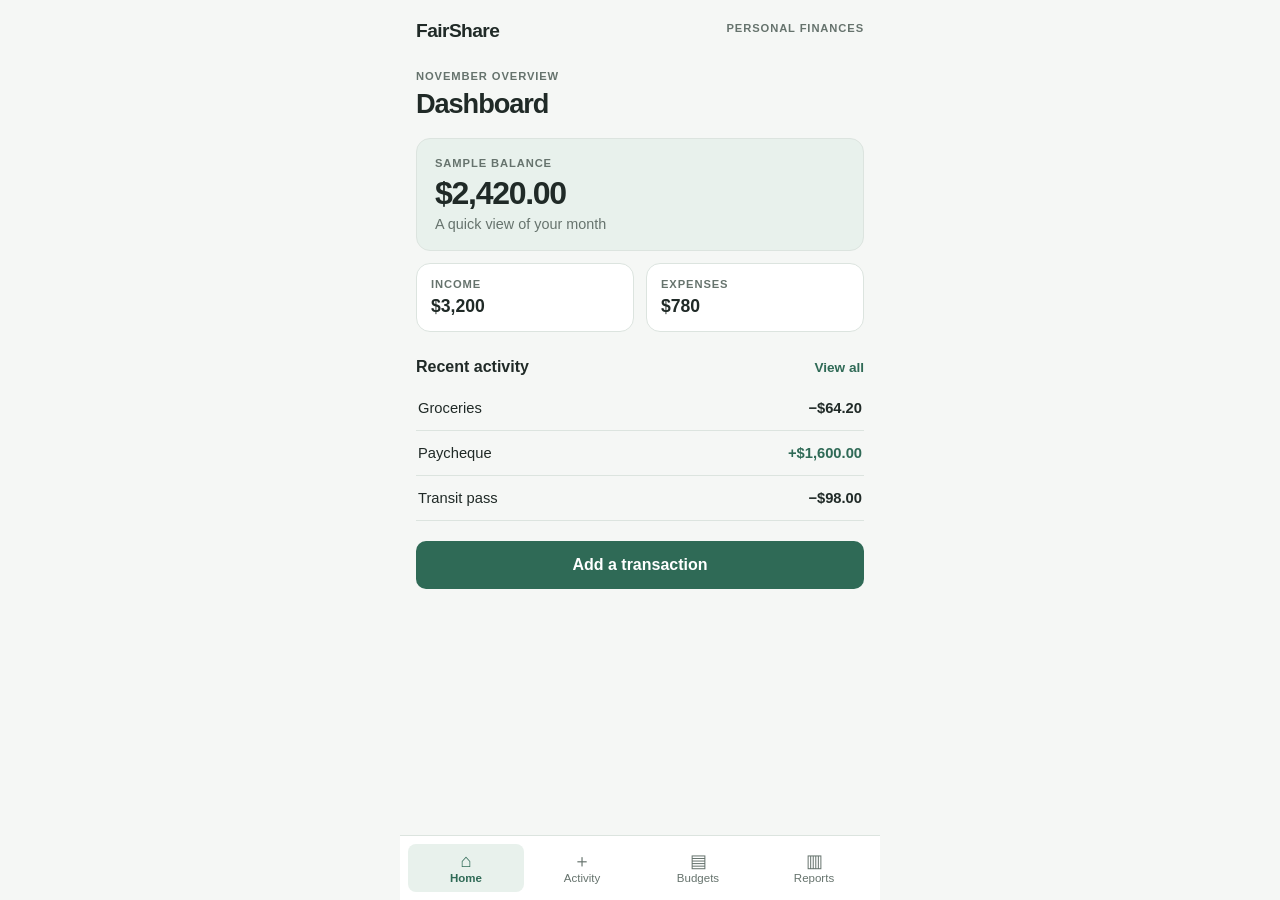
<file: index.html>
<!doctype html>
<html lang="en">
  <head>
    <meta charset="utf-8" />
    <meta name="viewport" content="width=device-width, initial-scale=1" />
    <title>FairShare | Dashboard</title>
    <link rel="stylesheet" href="styles.css" />
  </head>
  <body>
    <main class="page">
      <header class="topbar">
        <a class="brand" href="index.html" aria-label="FairShare home"
          >FairShare</a
        >
        <span class="eyebrow">PERSONAL FINANCES</span>
      </header>

      <section aria-labelledby="page-title">
        <p class="eyebrow">NOVEMBER OVERVIEW</p>
        <h1 id="page-title">Dashboard</h1>
        <article class="balance-card">
          <p class="eyebrow">SAMPLE BALANCE</p>
          <p class="balance">$2,420.00</p>
          <p class="muted">A quick view of your month</p>
        </article>

        <div class="summary-grid" aria-label="Monthly totals">
          <article class="summary-card">
            <p class="eyebrow">INCOME</p>
            <p class="summary-value">$3,200</p>
          </article>
          <article class="summary-card">
            <p class="eyebrow">EXPENSES</p>
            <p class="summary-value">$780</p>
          </article>
        </div>

        <div class="section-heading">
          <h2>Recent activity</h2>
          <a href="transactions.html">View all</a>
        </div>
        <ul class="simple-list">
          <li><span>Groceries</span><strong>−$64.20</strong></li>
          <li>
            <span>Paycheque</span><strong class="positive">+$1,600.00</strong>
          </li>
          <li><span>Transit pass</span><strong>−$98.00</strong></li>
        </ul>

        <a class="primary-link" href="transactions.html">Add a transaction</a>
      </section>
    </main>

    <nav class="bottom-nav" aria-label="Main navigation">
      <a href="index.html" aria-current="page"
        ><span aria-hidden="true">⌂</span>Home</a
      >
      <a href="transactions.html"><span aria-hidden="true">＋</span>Activity</a>
      <a href="budgets.html"><span aria-hidden="true">▤</span>Budgets</a>
      <a href="reports.html"><span aria-hidden="true">▥</span>Reports</a>
    </nav>
  </body>
</html>
</file>
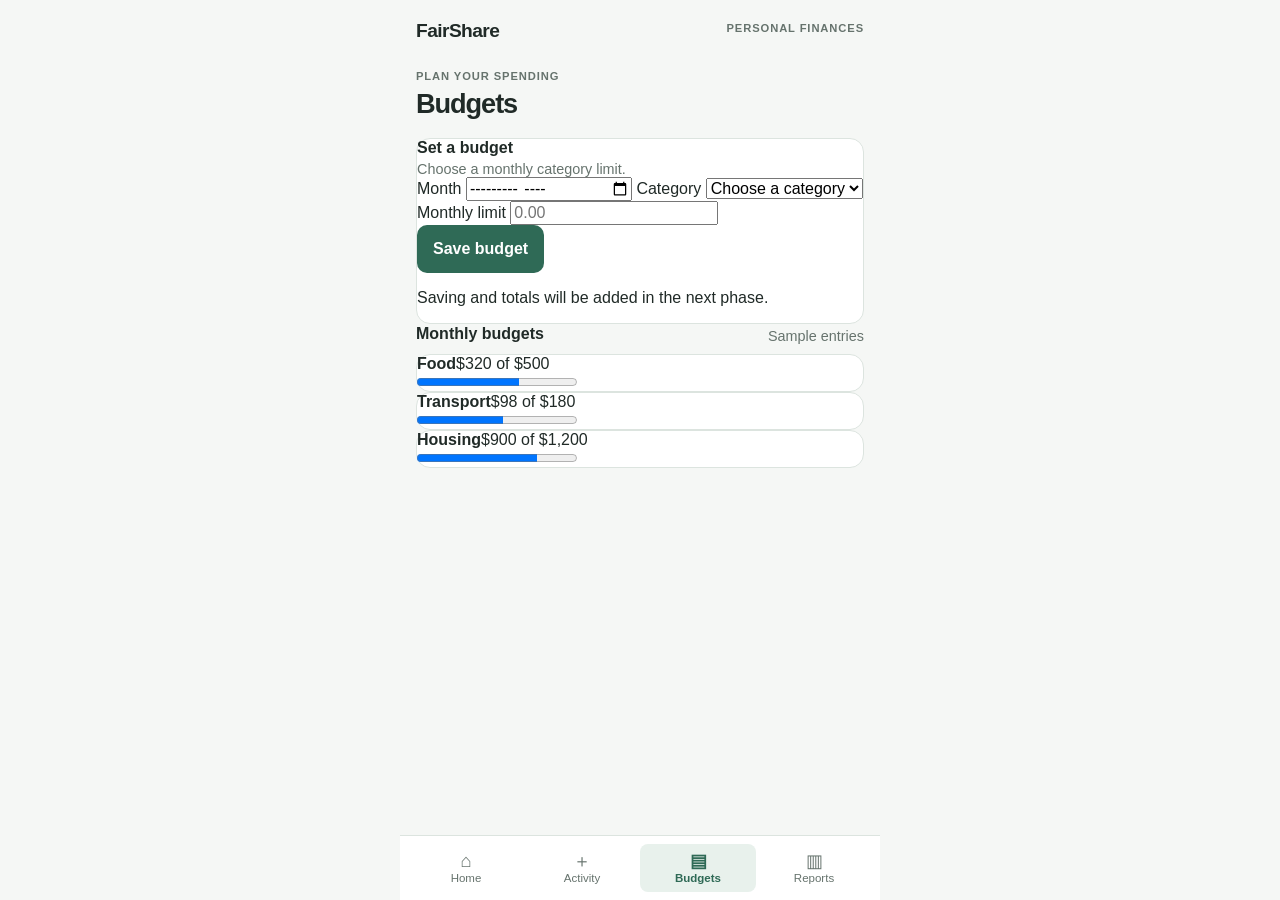
<file: budgets.html>
<!doctype html>
<html lang="en">
<head>
  <meta charset="utf-8">
  <meta name="viewport" content="width=device-width, initial-scale=1">
  <title>FairShare | Budgets</title>
  <link rel="stylesheet" href="styles.css">
</head>
<body>
  <main class="page">
    <header class="topbar">
      <a class="brand" href="index.html" aria-label="FairShare home">FairShare</a>
      <span class="eyebrow">PERSONAL FINANCES</span>
    </header>

    <section aria-labelledby="page-title">
      <p class="eyebrow">PLAN YOUR SPENDING</p>
      <h1 id="page-title">Budgets</h1>
      <div class="panel form-panel">
        <h2>Set a budget</h2>
        <p class="muted form-intro">Choose a monthly category limit.</p>
        <form>
          <label for="budget-month">Month</label>
          <input id="budget-month" name="month" type="month">

          <label for="budget-category">Category</label>
          <select id="budget-category" name="category">
            <option value="">Choose a category</option>
            <option>Food</option>
            <option>Transport</option>
            <option>Housing</option>
            <option>Other</option>
          </select>

          <label for="budget-limit">Monthly limit</label>
          <input id="budget-limit" name="limit" type="number" min="0" step="0.01" inputmode="decimal" placeholder="0.00">
          <button class="primary-button" type="button">Save budget</button>
          <p class="form-note">Saving and totals will be added in the next phase.</p>
        </form>
      </div>

      <div class="section-heading list-heading">
        <h2>Monthly budgets</h2>
        <span class="muted">Sample entries</span>
      </div>
      <div class="budget-list">
        <article class="panel budget-item">
          <div class="budget-line"><strong>Food</strong><span>$320 of $500</span></div>
          <progress value="64" max="100" aria-label="Food budget 64 percent used">64%</progress>
        </article>
        <article class="panel budget-item">
          <div class="budget-line"><strong>Transport</strong><span>$98 of $180</span></div>
          <progress value="54" max="100" aria-label="Transport budget 54 percent used">54%</progress>
        </article>
        <article class="panel budget-item">
          <div class="budget-line"><strong>Housing</strong><span>$900 of $1,200</span></div>
          <progress value="75" max="100" aria-label="Housing budget 75 percent used">75%</progress>
        </article>
      </div>
    </section>
  </main>

  <nav class="bottom-nav" aria-label="Main navigation">
    <a href="index.html"><span aria-hidden="true">⌂</span>Home</a>
    <a href="transactions.html"><span aria-hidden="true">＋</span>Activity</a>
    <a href="budgets.html" aria-current="page"><span aria-hidden="true">▤</span>Budgets</a>
    <a href="reports.html"><span aria-hidden="true">▥</span>Reports</a>
  </nav>
</body>
</html>
</file>
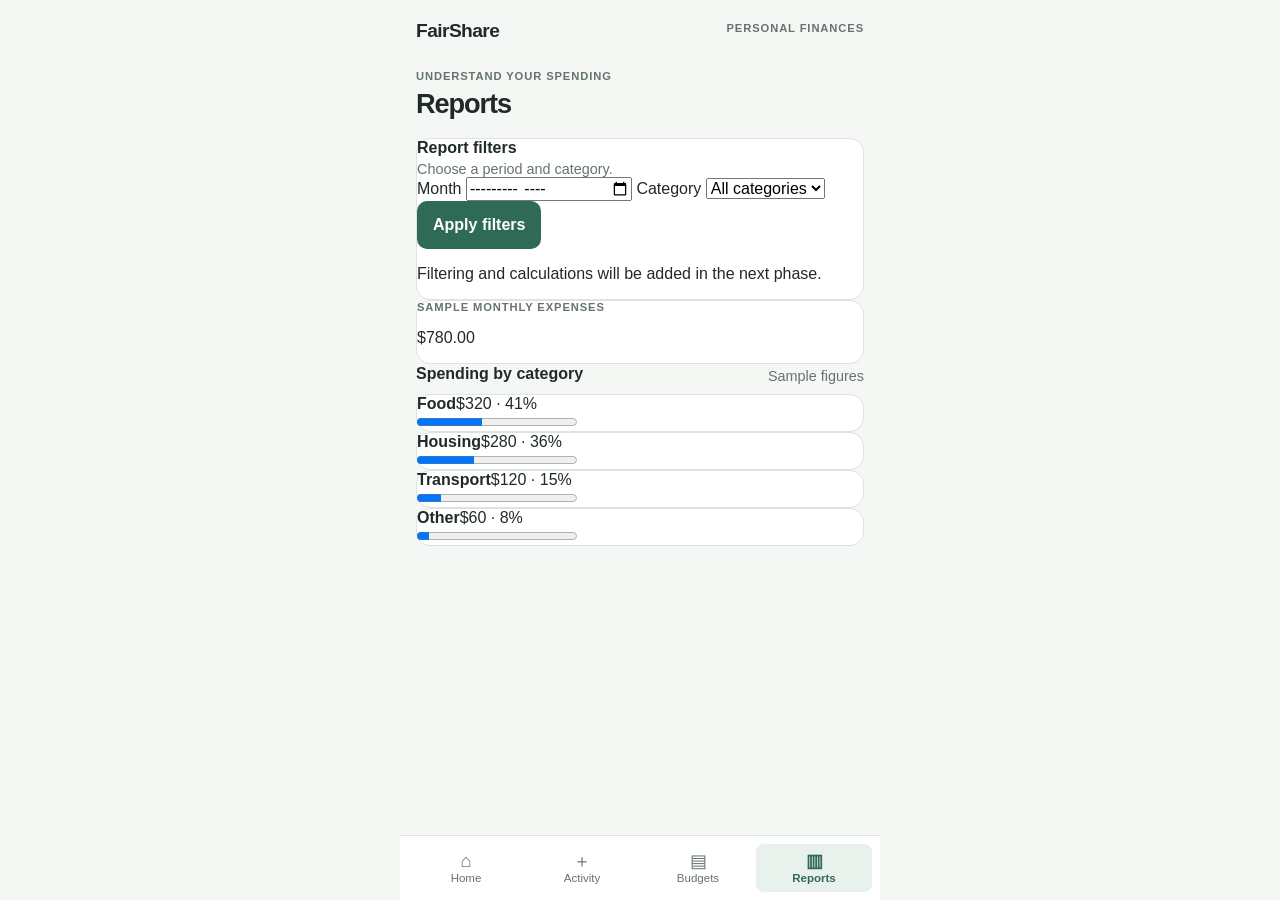
<file: reports.html>
<!doctype html>
<html lang="en">
<head>
  <meta charset="utf-8">
  <meta name="viewport" content="width=device-width, initial-scale=1">
  <title>FairShare | Reports</title>
  <link rel="stylesheet" href="styles.css">
</head>
<body>
  <main class="page">
    <header class="topbar">
      <a class="brand" href="index.html" aria-label="FairShare home">FairShare</a>
      <span class="eyebrow">PERSONAL FINANCES</span>
    </header>

    <section aria-labelledby="page-title">
      <p class="eyebrow">UNDERSTAND YOUR SPENDING</p>
      <h1 id="page-title">Reports</h1>
      <div class="panel form-panel">
        <h2>Report filters</h2>
        <p class="muted form-intro">Choose a period and category.</p>
        <form>
          <label for="report-month">Month</label>
          <input id="report-month" name="month" type="month">

          <label for="report-category">Category</label>
          <select id="report-category" name="category">
            <option>All categories</option>
            <option>Food</option>
            <option>Transport</option>
            <option>Housing</option>
            <option>Other</option>
          </select>
          <button class="primary-button" type="button">Apply filters</button>
          <p class="form-note">Filtering and calculations will be added in the next phase.</p>
        </form>
      </div>

      <article class="panel report-total">
        <p class="eyebrow">SAMPLE MONTHLY EXPENSES</p>
        <p class="report-value">$780.00</p>
      </article>

      <div class="section-heading report-heading">
        <h2>Spending by category</h2>
        <span class="muted">Sample figures</span>
      </div>
      <div class="report-list">
        <article class="panel report-item">
          <div class="budget-line"><strong>Food</strong><span>$320 · 41%</span></div>
          <progress value="41" max="100" aria-label="Food 41 percent of expenses">41%</progress>
        </article>
        <article class="panel report-item">
          <div class="budget-line"><strong>Housing</strong><span>$280 · 36%</span></div>
          <progress value="36" max="100" aria-label="Housing 36 percent of expenses">36%</progress>
        </article>
        <article class="panel report-item">
          <div class="budget-line"><strong>Transport</strong><span>$120 · 15%</span></div>
          <progress value="15" max="100" aria-label="Transport 15 percent of expenses">15%</progress>
        </article>
        <article class="panel report-item">
          <div class="budget-line"><strong>Other</strong><span>$60 · 8%</span></div>
          <progress value="8" max="100" aria-label="Other 8 percent of expenses">8%</progress>
        </article>
      </div>
    </section>
  </main>

  <nav class="bottom-nav" aria-label="Main navigation">
    <a href="index.html"><span aria-hidden="true">⌂</span>Home</a>
    <a href="transactions.html"><span aria-hidden="true">＋</span>Activity</a>
    <a href="budgets.html"><span aria-hidden="true">▤</span>Budgets</a>
    <a href="reports.html" aria-current="page"><span aria-hidden="true">▥</span>Reports</a>
  </nav>
</body>
</html>
</file>
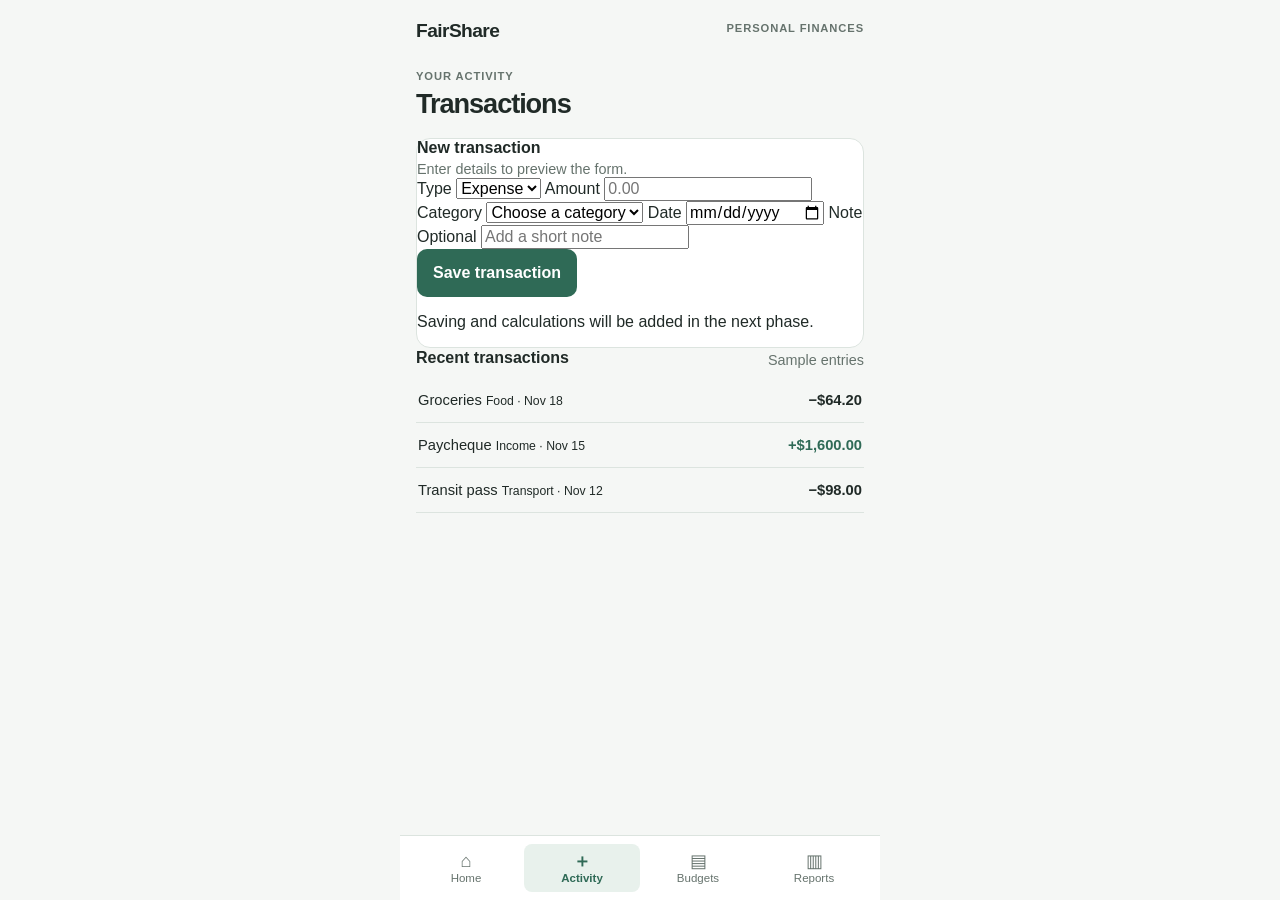
<file: transactions.html>
<!doctype html>
<html lang="en">
<head>
  <meta charset="utf-8">
  <meta name="viewport" content="width=device-width, initial-scale=1">
  <title>FairShare | Transactions</title>
  <link rel="stylesheet" href="styles.css">
</head>
<body>
  <main class="page">
    <header class="topbar">
      <a class="brand" href="index.html" aria-label="FairShare home">FairShare</a>
      <span class="eyebrow">PERSONAL FINANCES</span>
    </header>

    <section aria-labelledby="page-title">
      <p class="eyebrow">YOUR ACTIVITY</p>
      <h1 id="page-title">Transactions</h1>
      <div class="panel form-panel">
        <h2>New transaction</h2>
        <p class="muted form-intro">Enter details to preview the form.</p>
        <form>
          <label for="transaction-type">Type</label>
          <select id="transaction-type" name="type">
            <option>Expense</option>
            <option>Income</option>
          </select>

          <label for="transaction-amount">Amount</label>
          <input id="transaction-amount" name="amount" type="number" min="0" step="0.01" inputmode="decimal" placeholder="0.00">

          <label for="transaction-category">Category</label>
          <select id="transaction-category" name="category">
            <option value="">Choose a category</option>
            <option>Food</option>
            <option>Transport</option>
            <option>Housing</option>
            <option>Other</option>
          </select>

          <label for="transaction-date">Date</label>
          <input id="transaction-date" name="date" type="date">

          <label for="transaction-note">Note <span class="optional">Optional</span></label>
          <input id="transaction-note" name="note" type="text" maxlength="60" placeholder="Add a short note">
          <button class="primary-button" type="button">Save transaction</button>
          <p class="form-note">Saving and calculations will be added in the next phase.</p>
        </form>
      </div>

      <div class="section-heading list-heading">
        <h2>Recent transactions</h2>
        <span class="muted">Sample entries</span>
      </div>
      <ul class="simple-list">
        <li><span>Groceries <small>Food · Nov 18</small></span><strong>−$64.20</strong></li>
        <li><span>Paycheque <small>Income · Nov 15</small></span><strong class="positive">+$1,600.00</strong></li>
        <li><span>Transit pass <small>Transport · Nov 12</small></span><strong>−$98.00</strong></li>
      </ul>
    </section>
  </main>

  <nav class="bottom-nav" aria-label="Main navigation">
    <a href="index.html"><span aria-hidden="true">⌂</span>Home</a>
    <a href="transactions.html" aria-current="page"><span aria-hidden="true">＋</span>Activity</a>
    <a href="budgets.html"><span aria-hidden="true">▤</span>Budgets</a>
    <a href="reports.html"><span aria-hidden="true">▥</span>Reports</a>
  </nav>
</body>
</html>
</file>
<file: styles.css>
:root {
  color-scheme: light;
  font-family: Arial, Helvetica, sans-serif;
  color: #202a27;
  background: #f5f7f5;
  --muted: #66736d;
  --line: #dce4df;
  --surface: #ffffff;
  --accent: #2f6a56;
  --accent-soft: #e8f1ec;
}

* {
  box-sizing: border-box;
}
body {
  margin: 0;
  min-width: 320px;
}
a {
  color: var(--accent);
}
button,
input,
select {
  font: inherit;
}
.page {
  width: min(100%, 480px);
  min-height: 100vh;
  margin: 0 auto;
  padding: 20px 16px 96px;
}
.topbar {
  display: flex;
  align-items: center;
  justify-content: space-between;
  margin-bottom: 28px;
}
.brand {
  color: #202a27;
  font-size: 1.2rem;
  font-weight: 700;
  text-decoration: none;
  letter-spacing: -0.03em;
}
.eyebrow {
  margin: 0 0 6px;
  color: var(--muted);
  font-size: 0.7rem;
  font-weight: 700;
  letter-spacing: 0.08em;
}
h1 {
  margin: 0 0 18px;
  font-size: 1.7rem;
  letter-spacing: -0.04em;
}
h2 {
  margin: 0;
  font-size: 1rem;
}
.balance-card,
.summary-card,
.panel {
  background: var(--surface);
  border: 1px solid var(--line);
  border-radius: 14px;
}
.balance-card {
  padding: 18px;
  background: var(--accent-soft);
}
.balance {
  margin: 4px 0;
  font-size: 2rem;
  font-weight: 700;
  letter-spacing: -0.04em;
}
.muted {
  margin: 4px 0 0;
  color: var(--muted);
  font-size: 0.9rem;
}
.summary-grid {
  display: grid;
  grid-template-columns: repeat(2, minmax(0, 1fr));
  gap: 12px;
  margin: 12px 0 26px;
}
.summary-card {
  padding: 14px;
}
.summary-value {
  margin: 6px 0 0;
  font-size: 1.1rem;
  font-weight: 700;
}
.section-heading {
  display: flex;
  justify-content: space-between;
  align-items: center;
  margin-bottom: 10px;
}
.section-heading a {
  font-size: 0.85rem;
  font-weight: 700;
  text-decoration: none;
}
.simple-list {
  margin: 0 0 20px;
  padding: 0;
  list-style: none;
}
.simple-list li {
  display: flex;
  justify-content: space-between;
  gap: 12px;
  padding: 14px 2px;
  border-bottom: 1px solid var(--line);
  font-size: 0.92rem;
}
.simple-list strong {
  white-space: nowrap;
}
.positive {
  color: var(--accent);
}
.primary-link,
.primary-button {
  display: flex;
  min-height: 48px;
  align-items: center;
  justify-content: center;
  padding: 12px 16px;
  border: 0;
  border-radius: 10px;
  background: var(--accent);
  color: #fff;
  font-weight: 700;
  text-align: center;
  text-decoration: none;
}
.bottom-nav {
  position: fixed;
  z-index: 2;
  right: 0;
  bottom: 0;
  left: 0;
  display: grid;
  grid-template-columns: repeat(4, minmax(0, 1fr));
  width: min(100%, 480px);
  margin: auto;
  padding: 8px 8px max(8px, env(safe-area-inset-bottom));
  border-top: 1px solid var(--line);
  background: #fff;
}
.bottom-nav a {
  display: flex;
  min-height: 48px;
  flex-direction: column;
  align-items: center;
  justify-content: center;
  gap: 2px;
  border-radius: 8px;
  color: var(--muted);
  font-size: 0.72rem;
  text-decoration: none;
}
.bottom-nav a span {
  font-size: 1.15rem;
  line-height: 1;
}
.bottom-nav a[aria-current="page"] {
  background: var(--accent-soft);
  color: var(--accent);
  font-weight: 700;
}
</file>
